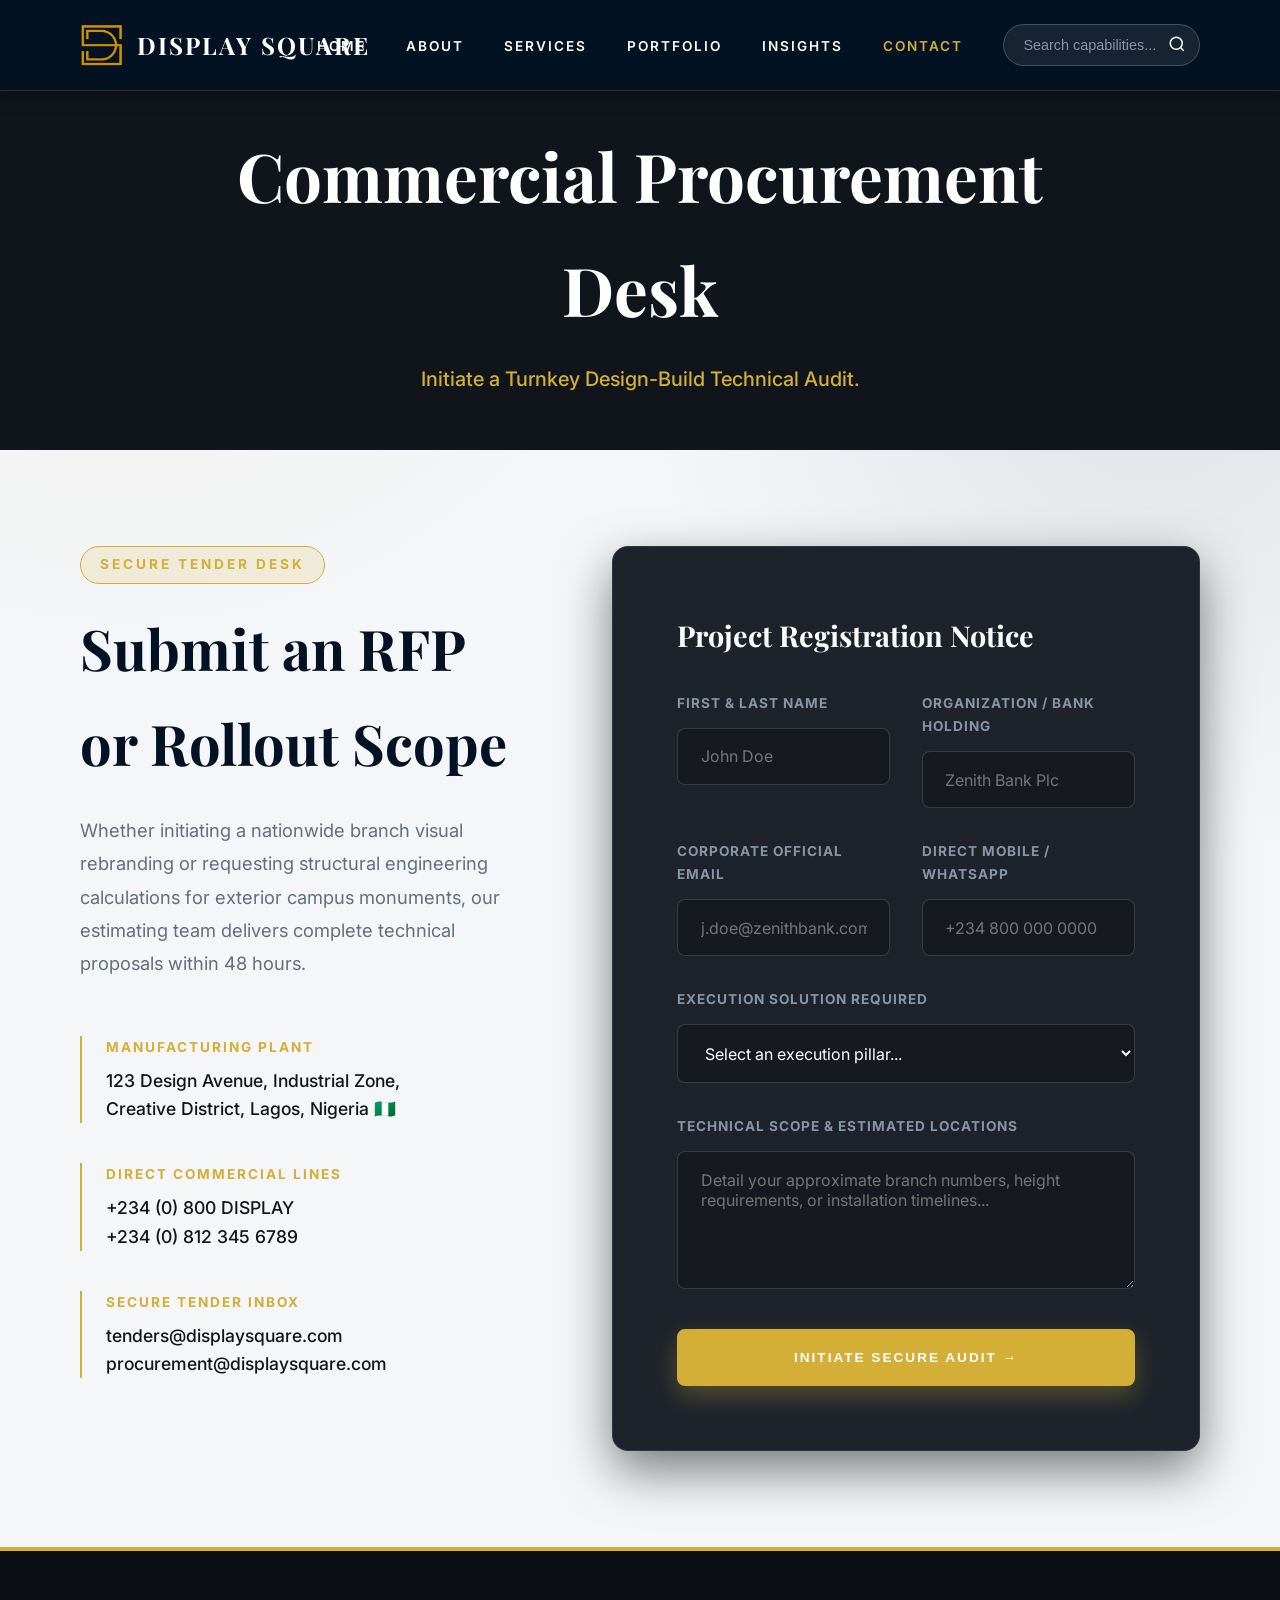
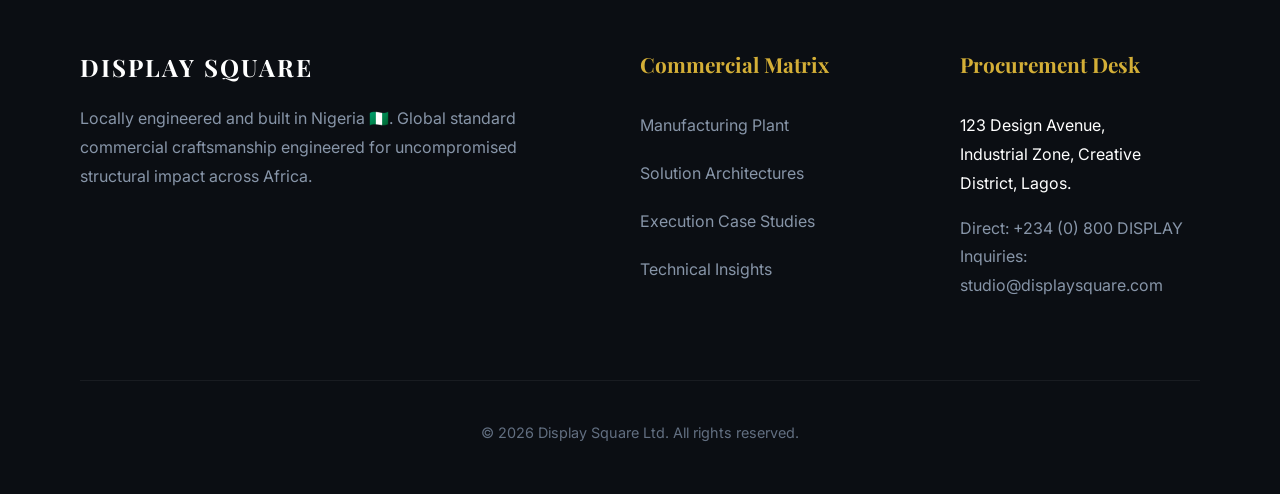
<file: contact.html>
<!DOCTYPE html>
<html lang="en">
<head>
    <meta charset="UTF-8">
    <meta name="viewport" content="width=device-width, initial-scale=1.0">
    <title>Contact Procurement Desk | Request Technical Audit | Display Square</title>
    <link rel="stylesheet" href="style.css">
</head>
<body>

    <header class="navbar">
        <a href="index.php" class="brand-container">
            <img src="Images/logo.png" alt="Display Square Logo" class="custom-logo" onerror="this.style.display='none'">
            <div class="logo">DISPLAY SQUARE</div>
        </a>
        <div class="menu-toggle" id="mobile-menu"><span class="bar"></span><span class="bar"></span><span class="bar"></span></div>
        <nav class="nav-center">
            <ul class="nav-links">
                <li class="close-menu-li"><button class="close-menu" aria-label="Close menu">&times;</button></li>
                <li class="mobile-search">
                    <form action="portfolio.php" method="GET" class="search-form">
                        <input type="text" name="query" placeholder="Search capabilities..." class="search-input">
                        <button type="submit" class="search-btn"><svg width="20" height="20" viewBox="0 0 24 24" fill="none" stroke="currentColor" stroke-width="2"><circle cx="11" cy="11" r="8"></circle><line x1="21" y1="21" x2="16.65" y2="16.65"></line></svg></button>
                    </form>
                </li>
                <li><a href="index.php">Home</a></li>
                <li><a href="about.php">About</a></li>
                <li><a href="services.php">Services</a></li>
                <li><a href="portfolio.php">Portfolio</a></li>
                <li><a href="blog.php">Insights</a></li>
                <li><a href="contact.php" class="active-link">Contact</a></li>
            </ul>
        </nav>
        <div class="nav-right">
            <form action="portfolio.php" method="GET" class="search-form">
                <input type="text" name="query" placeholder="Search capabilities..." class="search-input">
                <button type="submit" class="search-btn"><svg width="18" height="18" viewBox="0 0 24 24" fill="none" stroke="currentColor" stroke-width="2"><circle cx="11" cy="11" r="8"></circle><line x1="21" y1="21" x2="16.65" y2="16.65"></line></svg></button>
            </form>
        </div>
    </header>

    <section class="page-header" style="background-image: url('https://images.unsplash.com/photo-1497366811353-6870744d04b2?ixlib=rb-4.0.3&auto=format&fit=crop&w=1920&q=80');">
        <div class="header-content reveal">
            <h1>Commercial Procurement Desk</h1>
            <p>Initiate a Turnkey Design-Build Technical Audit.</p>
        </div>
    </section>

    <section class="contact-section reveal">
        <div class="contact-split">
            <div class="contact-info-panel">
                <span class="eyebrow" style="margin-bottom: 1rem;">SECURE TENDER DESK</span>
                <h2 style="color: var(--accent-blue);">Submit an RFP or Rollout Scope</h2>
                <p style="color: var(--text-muted);">Whether initiating a nationwide branch visual rebranding or requesting structural engineering calculations for exterior campus monuments, our estimating team delivers complete technical proposals within 48 hours.</p>
                
                <div class="contact-details" style="margin-top: 3rem;">
                    <div class="detail-item"><span class="detail-label">Manufacturing Plant</span><p style="color: var(--text-dark);">123 Design Avenue, Industrial Zone,<br>Creative District, Lagos, Nigeria 🇳🇬</p></div>
                    <div class="detail-item"><span class="detail-label">Direct Commercial Lines</span><p style="color: var(--text-dark);">+234 (0) 800 DISPLAY<br>+234 (0) 812 345 6789</p></div>
                    <div class="detail-item"><span class="detail-label">Secure Tender Inbox</span><p style="color: var(--text-dark);">tenders@displaysquare.com<br>procurement@displaysquare.com</p></div>
                </div>
            </div>
            <div class="contact-form-panel">
                <form action="#" method="POST" class="glass-form" style="background: var(--graphite);">
                    <h3 style="color: #ffffff; margin-bottom: 2rem; font-family: 'Playfair Display', serif; font-size: 1.8rem;">Project Registration Notice</h3>
                    <div class="form-row">
                        <div class="form-group"><label>First & Last Name</label><input type="text" placeholder="John Doe" required></div>
                        <div class="form-group"><label>Organization / Bank Holding</label><input type="text" placeholder="Zenith Bank Plc" required></div>
                    </div>
                    <div class="form-row">
                        <div class="form-group"><label>Corporate Official Email</label><input type="email" placeholder="j.doe@zenithbank.com" required></div>
                        <div class="form-group"><label>Direct Mobile / WhatsApp</label><input type="tel" placeholder="+234 800 000 0000" required></div>
                    </div>
                    <div class="form-group">
                        <label>Execution Solution Required</label>
                        <select required>
                            <option value="">Select an execution pillar...</option>
                            <option value="retail">Retail Displays & VM Rollout</option>
                            <option value="architectural">Architectural Signage Systems</option>
                            <option value="wayfinding">Corporate Campus Wayfinding</option>
                            <option value="interiors">Commercial Branded Interiors</option>
                            <option value="exhibitions">Exhibition Pavilions</option>
                            <option value="fabrication">Heavy Metal/Acrylic Fabrication</option>
                        </select>
                    </div>
                    <div class="form-group"><label>Technical Scope & Estimated Locations</label><textarea rows="5" placeholder="Detail your approximate branch numbers, height requirements, or installation timelines..." required></textarea></div>
                    <button type="submit" class="btn" style="width: 100%; border-radius: 8px; padding: 1.2rem;">Initiate Secure Audit &rarr;</button>
                </form>
            </div>
        </div>
    </section>

    <footer>
        <div class="footer-container reveal">
            <div class="footer-col"><div class="brand-container" style="margin-bottom: 1rem;"><div class="logo">DISPLAY SQUARE</div></div><p>Locally engineered and built in Nigeria 🇳🇬. Global standard commercial craftsmanship engineered for uncompromised structural impact across Africa.</p></div>
            <div class="footer-col"><h4>Commercial Matrix</h4><ul><li><a href="about.php">Manufacturing Plant</a></li><li><a href="services.php">Solution Architectures</a></li><li><a href="portfolio.php">Execution Case Studies</a></li><li><a href="blog.php">Technical Insights</a></li></ul></div>
            <div class="footer-col"><h4>Procurement Desk</h4><p style="color: #ffffff;">123 Design Avenue,<br>Industrial Zone, Creative District, Lagos.</p><p style="margin-top: 1rem;">Direct: +234 (0) 800 DISPLAY<br>Inquiries: studio@displaysquare.com</p></div>
        </div>
        <div class="footer-bottom"><p>&copy; 2026 Display Square Ltd. All rights reserved.</p></div>
    </footer>
    <script src="script.js"></script>
</body>
</html>
</file>
<file: style.css>
/* =========================================
   1. GLOBAL VARIABLES & RESET (v2.0)
   ========================================= */
@import url('https://fonts.googleapis.com/css2?family=Inter:wght@300;400;500;600;700;800;900&family=Playfair+Display:ital,wght@0,400;0,600;0,700;1,400&display=swap');

/* Hide mobile-only elements on desktop */
@media (min-width: 901px) {
    .menu-toggle, #mobile-menu, .mobile-search, .close-menu, .close-menu-li {
        display: none !important; visibility: hidden !important;
        opacity: 0 !important; width: 0 !important; height: 0 !important;
        pointer-events: none !important;
    }
}

/* Base close-menu button — hidden by default, shown in mobile media query */
.close-menu {
    display: none;
    background: none;
    border: none;
    cursor: pointer;
    font-family: inherit;
}
.close-menu-li {
    display: none;
    list-style: none;
}

:root {
    /* Brand Equity Colors */
    --accent-blue: #001224; /* Display Square Blue */
    --accent-gold: #d4af37; /* Display Square Gold */
    
    /* New Industrial Premium Neutrals */
    --graphite: #1e232b;    /* Heavy structural background */
    --charcoal: #2b323c;    /* Secondary container neutral */
    --steel-grey: #8795a8;  /* Technical typography neutral */
    --warm-white: #f4f6f8;  /* Crisp contrast white */
    
    --text-dark: #111418;
    --text-muted: #626f81;
    
    /* Glassmorphism & Overlays */
    --glass-bg: rgba(30, 35, 43, 0.75);
    --glass-border: rgba(255, 255, 255, 0.12);
    --glass-shadow: 0 12px 40px 0 rgba(0, 0, 0, 0.4);
    --glass-blur: blur(20px);
    
    --transition-speed: 0.8s;
}

* { margin: 0; padding: 0; box-sizing: border-box; }

body {
    font-family: 'Inter', sans-serif;
    color: var(--text-dark);
    line-height: 1.7;
    overflow-x: hidden;
    background-color: var(--warm-white); 
    background-image: 
        radial-gradient(circle at 10% 10%, rgba(212, 175, 55, 0.08) 0%, transparent 40%),
        radial-gradient(circle at 90% 40%, rgba(0, 18, 36, 0.08) 0%, transparent 40%);
    background-attachment: fixed;
}

/* =========================================
   2. INDUSTRIAL PREMIUM NAVBAR
   ========================================= */
.navbar {
    position: fixed; top: 0; width: 100%; padding: 1.5rem 5rem;
    display: flex; justify-content: space-between; align-items: center;
    background: rgba(0, 18, 36, 0.85); backdrop-filter: var(--glass-blur); -webkit-backdrop-filter: var(--glass-blur);
    z-index: 1100; border-bottom: 1px solid rgba(212, 175, 55, 0.2);
    transition: all 0.4s ease; box-shadow: 0 4px 20px rgba(0,0,0,0.3);
}

.brand-container { display: flex; align-items: center; gap: 14px; text-decoration: none; z-index: 2; }
.custom-logo { height: 42px; width: auto; display: block; }
.logo { font-family: 'Playfair Display', serif; font-size: 1.5rem; font-weight: 700; letter-spacing: 2px; color: #ffffff; text-transform: uppercase; }

.nav-center { position: absolute; left: 50%; transform: translateX(-50%); }
.nav-links { list-style: none; display: flex; gap: 2.5rem; align-items: center; }
.nav-links a {
    color: #ffffff; text-decoration: none; font-size: 0.85rem;
    text-transform: uppercase; letter-spacing: 2px; font-weight: 600;
    transition: color 0.3s ease;
}
.nav-links a:hover, .nav-links a.active-link { color: var(--accent-gold); }

.nav-right { z-index: 2; }
.search-form {
    display: flex; align-items: center;
    background: rgba(255, 255, 255, 0.08); border: 1px solid rgba(255, 255, 255, 0.2);
    border-radius: 30px; padding: 0.3rem 0.5rem 0.3rem 1.2rem;
    transition: all 0.4s ease;
}
.search-form:focus-within { background: rgba(255, 255, 255, 0.15); border-color: var(--accent-gold); }
.search-input { background: transparent; border: none; color: #ffffff; font-size: 0.9rem; outline: none; width: 140px; transition: width 0.4s ease; }
.search-input::placeholder { color: var(--steel-grey); }
.search-input:focus { width: 210px; }
.search-btn { background: transparent; border: none; color: #ffffff; cursor: pointer; padding: 0.3rem; transition: color 0.3s; }
.search-btn:hover { color: var(--accent-gold); }

/* =========================================
   3. HERO CAROUSEL (Execution Pillars)
   ========================================= */
.hero-carousel { position: relative; height: 100vh; width: 100%; overflow: hidden; top: 0; background: var(--graphite); }
.carousel-container { height: 100%; width: 100%; }
.slide {
    position: absolute; inset: 0; background-size: cover; background-position: center;
    opacity: 0; transition: opacity var(--transition-speed) ease-in-out, transform 5s ease;
    display: flex; align-items: center; justify-content: center; transform: scale(1.05);
}
.slide::before { content: ''; position: absolute; inset: 0; background: linear-gradient(to right, rgba(15, 19, 25, 0.9) 0%, rgba(30, 35, 43, 0.6) 100%); }
.slide.active { opacity: 1; z-index: 1; transform: scale(1); }

.slide-content { position: relative; z-index: 2; text-align: center; max-width: 950px; padding: 0 2rem; transform: translateY(30px); opacity: 0; transition: all 1s ease 0.3s; }
.slide.active .slide-content { transform: translateY(0); opacity: 1; }

.eyebrow { display: inline-block; background: rgba(212, 175, 55, 0.15); border: 1px solid var(--accent-gold); padding: 0.4rem 1.2rem; border-radius: 30px; font-size: 0.85rem; letter-spacing: 3px; color: var(--accent-gold); text-transform: uppercase; margin-bottom: 1.5rem; font-weight: 700; }
.slide-content h1 { font-family: 'Playfair Display', serif; font-size: 4.8rem; margin-bottom: 1.5rem; line-height: 1.1; color: #ffffff; font-weight: 700; }
.slide-content p { font-size: 1.25rem; color: var(--steel-grey); margin-bottom: 2.5rem; font-weight: 400; max-width: 800px; margin-inline: auto; }

.btn-group { display: flex; gap: 1.5rem; justify-content: center; align-items: center; }
.btn { display: inline-block; padding: 1.1rem 3.2rem; border: 2px solid var(--accent-gold); color: #ffffff; background-color: var(--accent-gold); text-decoration: none; text-transform: uppercase; letter-spacing: 2px; font-size: 0.85rem; font-weight: 700; transition: all 0.4s ease; border-radius: 30px; box-shadow: 0 10px 25px rgba(212, 175, 55, 0.3); }
.btn:hover { background: transparent; color: var(--accent-gold); }
.btn-secondary { background: rgba(255,255,255,0.1); border-color: rgba(255,255,255,0.3); box-shadow: none; }
.btn-secondary:hover { background: #ffffff; color: var(--accent-blue); border-color: #ffffff; }

.prev-btn, .next-btn { position: absolute; top: 50%; transform: translateY(-50%); background: var(--glass-bg); border: 1px solid var(--glass-border); color: #ffffff; font-size: 1.5rem; cursor: pointer; z-index: 10; padding: 1.2rem; transition: all 0.3s; border-radius: 50%; }
.prev-btn:hover, .next-btn:hover { background: var(--accent-gold); border-color: var(--accent-gold); }
.prev-btn { left: 3rem; } .next-btn { right: 3rem; }

.carousel-dots { position: absolute; bottom: 3rem; left: 50%; transform: translateX(-50%); display: flex; gap: 1rem; z-index: 10; }
.dot { width: 12px; height: 12px; background: rgba(255,255,255,0.3); border-radius: 50%; cursor: pointer; transition: all 0.3s; }
.dot.active { background: var(--accent-gold); width: 35px; border-radius: 6px; }

/* =========================================
   4. GLOBAL COMMERCIAL SECTIONS
   ========================================= */
section { padding: 8rem 5rem; }
.dark-section { background-color: var(--graphite); color: #ffffff; }
.navy-section { background-color: var(--accent-blue); color: #ffffff; }
.charcoal-section { background-color: var(--charcoal); color: #ffffff; }

.section-heading { text-align: center; margin-bottom: 4.5rem; max-width: 850px; margin-inline: auto; }
.section-heading.left-align { text-align: left; margin-inline: 0; margin-bottom: 3.5rem; }
.section-heading h2 { font-family: 'Playfair Display', serif; font-size: 3.2rem; color: inherit; margin-bottom: 1.2rem; font-weight: 700; }
.section-heading p { font-size: 1.15rem; color: var(--text-muted); font-weight: 400; line-height: 1.8; }
.dark-section .section-heading p, .navy-section .section-heading p, .charcoal-section .section-heading p { color: var(--steel-grey); }

/* Capability Quick Answers Grid (Homepage) */
.capability-answers-grid { display: grid; grid-template-columns: repeat(auto-fit, minmax(320px, 1fr)); gap: 2.5rem; max-width: 1400px; margin: 0 auto; }
.answer-card { background: #ffffff; border: 1px solid #e2e7ec; padding: 3rem; border-radius: 12px; box-shadow: 0 10px 30px rgba(0,0,0,0.03); transition: transform 0.4s, border-color 0.4s; }
.dark-section .answer-card { background: var(--charcoal); border-color: rgba(255,255,255,0.08); }
.answer-card:hover { transform: translateY(-8px); border-color: var(--accent-gold); }
.answer-card svg { color: var(--accent-gold); margin-bottom: 1.5rem; }
.answer-card h3 { font-size: 1.4rem; font-weight: 700; color: var(--accent-blue); margin-bottom: 1rem; }
.dark-section .answer-card h3 { color: #ffffff; }
.answer-card p { color: var(--text-muted); font-size: 1rem; line-height: 1.7; }
.dark-section .answer-card p { color: var(--steel-grey); }

/* Restored Early Client Logos Section */
.client-logos-banner { padding: 4rem 5rem; background: var(--charcoal); border-bottom: 1px solid rgba(255,255,255,0.05); }
.client-logos-track { display: flex; flex-wrap: wrap; justify-content: center; align-items: center; gap: 4.5rem; max-width: 1400px; margin: 0 auto; }
.client-logo-item { font-family: 'Inter', sans-serif; font-size: 1.15rem; font-weight: 800; letter-spacing: 3px; color: var(--steel-grey); text-transform: uppercase; transition: all 0.3s; cursor: default; display: flex; align-items: center; gap: 10px; }
.client-logo-item:hover { color: #ffffff; transform: scale(1.05); }
.client-logo-item::before { content: '•'; color: var(--accent-gold); }

/* =========================================
   5. EXPANDED 6-PILLAR SERVICES GRID
   ========================================= */
.services-matrix-grid { display: grid; grid-template-columns: repeat(auto-fit, minmax(400px, 1fr)); gap: 3rem; max-width: 1400px; margin: 0 auto; }
.service-pillar-card { background: var(--charcoal); border: 1px solid rgba(255,255,255,0.08); border-radius: 16px; overflow: hidden; display: flex; flex-direction: column; transition: all 0.4s ease; }
.service-pillar-card:hover { transform: translateY(-10px); border-color: var(--accent-gold); box-shadow: 0 20px 40px rgba(0,0,0,0.4); }
.pillar-img { height: 260px; width: 100%; overflow: hidden; position: relative; }
.pillar-img img { width: 100%; height: 100%; object-fit: cover; transition: transform 0.8s; }
.service-pillar-card:hover .pillar-img img { transform: scale(1.08); }
.pillar-img::after { content: ''; position: absolute; inset: 0; background: linear-gradient(to top, var(--charcoal) 0%, transparent 60%); }
.pillar-content { padding: 3rem; flex: 1; display: flex; flex-direction: column; }
.pillar-num { color: var(--accent-gold); font-weight: 800; font-size: 1.1rem; letter-spacing: 2px; margin-bottom: 0.5rem; display: block; }
.pillar-content h3 { font-family: 'Playfair Display', serif; font-size: 2.2rem; color: #ffffff; margin-bottom: 1.5rem; line-height: 1.2; font-weight: 700; }
.pillar-list { list-style: none; margin-bottom: 2.5rem; flex: 1; display: flex; flex-direction: column; gap: 0.8rem; }
.pillar-list li { color: var(--steel-grey); font-size: 1.05rem; display: flex; align-items: center; gap: 10px; }
.pillar-list li svg { flex-shrink: 0; color: var(--accent-gold); }
.pillar-cta { margin-top: auto; padding-top: 1.5rem; border-top: 1px solid rgba(255,255,255,0.08); display: flex; align-items: center; justify-content: space-between; color: var(--accent-gold); font-weight: 700; text-transform: uppercase; letter-spacing: 1px; font-size: 0.85rem; text-decoration: none; }
.pillar-cta:hover .arrow { transform: translateX(6px); }

/* =========================================
   6. SOLUTION-BASED SERVICES PAGE MATRIX
   ========================================= */
.solution-editorial-block { display: flex; flex-direction: column; gap: 8rem; max-width: 1400px; margin: 0 auto; }
.solution-row { display: grid; grid-template-columns: 1fr 1.3fr; gap: 5rem; align-items: center; }
.solution-row.reverse { grid-template-columns: 1.3fr 1fr; }
.solution-img-box { border-radius: 16px; overflow: hidden; box-shadow: 0 20px 50px rgba(0,0,0,0.5); border: 1px solid rgba(255,255,255,0.1); height: 550px; }
.solution-row.reverse .solution-img-box { grid-column: 1; }
.solution-row.reverse .solution-specs { grid-column: 2; }
.solution-img-box img { width: 100%; height: 100%; object-fit: cover; }
.solution-specs h3 { font-family: 'Playfair Display', serif; font-size: 2.8rem; color: #ffffff; margin-bottom: 1.5rem; font-weight: 700; }
.solution-specs p.lead-desc { font-size: 1.15rem; color: var(--steel-grey); margin-bottom: 2.5rem; line-height: 1.8; }
.spec-grid { display: grid; grid-template-columns: 1fr 1fr; gap: 1.8rem; margin-bottom: 2.5rem; background: rgba(0,0,0,0.2); padding: 2rem; border-radius: 12px; border: 1px solid rgba(255,255,255,0.05); }
.spec-item h5 { color: var(--accent-gold); font-size: 0.85rem; text-transform: uppercase; letter-spacing: 1px; margin-bottom: 0.4rem; }
.spec-item p { color: #ffffff; font-size: 0.95rem; margin: 0; }
.solution-specs .btn { padding: 0.8rem 2.2rem; font-size: 0.8rem; }

/* =========================================
   7. CASE-STUDY PORTFOLIO ENGINE
   ========================================= */
.portfolio-filter-bar { display: flex; justify-content: center; flex-wrap: wrap; gap: 1rem; margin-bottom: 4rem; }
.filter-pill { background: #ffffff; border: 1px solid #d1d7dc; color: var(--accent-blue); padding: 0.6rem 1.8rem; border-radius: 30px; font-size: 0.9rem; font-weight: 600; cursor: pointer; transition: all 0.3s; text-transform: uppercase; letter-spacing: 1px; }
.filter-pill.active, .filter-pill:hover { background: var(--accent-blue); color: #ffffff; border-color: var(--accent-blue); box-shadow: 0 4px 15px rgba(0,18,36,0.2); }

.portfolio-gallery-grid { display: grid; grid-template-columns: repeat(auto-fill, minmax(420px, 1fr)); gap: 2.5rem; max-width: 1400px; margin: 0 auto; }
.case-study-card { background: #ffffff; border: 1px solid #e1e6eb; border-radius: 16px; overflow: hidden; box-shadow: 0 10px 30px rgba(0,0,0,0.04); transition: all 0.4s; display: flex; flex-direction: column; }
.case-study-card:hover { transform: translateY(-8px); box-shadow: 0 20px 40px rgba(0,0,0,0.12); border-color: var(--accent-blue); }
.card-thumb { height: 300px; overflow: hidden; position: relative; }
.card-thumb img { width: 100%; height: 100%; object-fit: cover; transition: transform 0.8s; }
.case-study-card:hover .card-thumb img { transform: scale(1.06); }
.card-thumb .sector-badge { position: absolute; top: 1.5rem; left: 1.5rem; background: rgba(0, 18, 36, 0.85); backdrop-filter: blur(8px); color: var(--accent-gold); font-size: 0.75rem; font-weight: 700; text-transform: uppercase; letter-spacing: 2px; padding: 0.4rem 1rem; border-radius: 20px; z-index: 2; }
.card-brief { padding: 2.5rem; flex: 1; display: flex; flex-direction: column; }
.card-brief h3 { font-family: 'Playfair Display', serif; font-size: 1.8rem; color: var(--accent-blue); margin-bottom: 0.8rem; font-weight: 700; }
.client-org { font-size: 0.9rem; color: var(--text-muted); font-weight: 600; margin-bottom: 1.5rem; display: block; }
.brief-snippet { color: var(--text-muted); font-size: 0.95rem; line-height: 1.6; margin-bottom: 2rem; }
.scope-tags { display: flex; flex-wrap: wrap; gap: 0.6rem; margin-bottom: 2.5rem; }
.scope-tags span { background: var(--warm-white); color: var(--text-muted); font-size: 0.8rem; font-weight: 600; padding: 0.3rem 0.8rem; border-radius: 6px; }
.view-case-btn { margin-top: auto; width: 100%; background: var(--accent-blue); color: #ffffff; border: none; padding: 1rem; border-radius: 8px; font-weight: 700; text-transform: uppercase; letter-spacing: 1px; font-size: 0.85rem; cursor: pointer; transition: background 0.3s; display: flex; align-items: center; justify-content: center; gap: 10px; }
.view-case-btn:hover { background: var(--accent-gold); color: var(--accent-blue); }

/* Expandable Case Study Modal Popup */
.case-modal-overlay { position: fixed; inset: 0; background: rgba(15, 19, 25, 0.85); backdrop-filter: blur(15px); z-index: 10000; display: flex; align-items: center; justify-content: center; padding: 2rem; opacity: 0; pointer-events: none; transition: opacity 0.4s ease; }
.case-modal-overlay.active { opacity: 1; pointer-events: auto; }
.case-modal-box { background: var(--graphite); border: 1px solid var(--accent-gold); width: 100%; max-width: 1000px; max-height: 90vh; border-radius: 20px; overflow-y: auto; color: #ffffff; box-shadow: 0 25px 60px rgba(0,0,0,0.6); position: relative; transform: translateY(30px); transition: transform 0.4s ease; }
.case-modal-overlay.active .case-modal-box { transform: translateY(0); }
.modal-close { position: absolute; top: 1.5rem; right: 1.5rem; width: 45px; height: 45px; background: rgba(255,255,255,0.1); border-radius: 50%; display: flex; align-items: center; justify-content: center; font-size: 1.8rem; color: #ffffff; cursor: pointer; border: none; transition: background 0.3s; z-index: 10; }
.modal-close:hover { background: var(--accent-gold); color: var(--accent-blue); }
.modal-header { padding: 4rem 4rem 2rem 4rem; border-bottom: 1px solid rgba(255,255,255,0.08); background: var(--charcoal); }
.modal-header span.client-tag { color: var(--accent-gold); font-weight: 700; letter-spacing: 2px; text-transform: uppercase; font-size: 0.9rem; display: block; margin-bottom: 0.5rem; }
.modal-header h2 { font-family: 'Playfair Display', serif; font-size: 3.2rem; margin-bottom: 1rem; font-weight: 700; }
.modal-body { padding: 4rem; display: flex; flex-direction: column; gap: 3.5rem; }
.modal-grid-2 { display: grid; grid-template-columns: 1fr 1fr; gap: 3rem; }
.modal-section h4 { color: var(--accent-gold); font-size: 1.1rem; text-transform: uppercase; letter-spacing: 1px; margin-bottom: 1rem; border-bottom: 1px solid rgba(212,175,55,0.3); padding-bottom: 0.5rem; }
.modal-section p, .modal-section ul li { color: var(--steel-grey); font-size: 1.05rem; line-height: 1.8; }
.modal-section ul { list-style-position: inside; }

/* =========================================
   8. OPERATIONAL CREDIBILITY & COUNTERS
   ========================================= */
.infrastructure-grid { display: grid; grid-template-columns: repeat(auto-fit, minmax(260px, 1fr)); gap: 3rem; max-width: 1400px; margin: 0 auto; }
.stat-card { border-left: 3px solid var(--accent-gold); padding: 1.5rem 0 1.5rem 2.5rem; background: rgba(255,255,255,0.02); }
.stat-num { font-family: 'Playfair Display', serif; font-size: 4.2rem; font-weight: 700; color: #ffffff; line-height: 1; margin-bottom: 0.5rem; display: block; }
.stat-label { font-size: 1.1rem; font-weight: 600; color: var(--accent-gold); text-transform: uppercase; letter-spacing: 1px; margin-bottom: 0.3rem; }
.stat-desc { color: var(--steel-grey); font-size: 0.95rem; }

/* Why Display Square Pillars */
.why-pillars-grid { display: grid; grid-template-columns: repeat(auto-fit, minmax(350px, 1fr)); gap: 3rem; max-width: 1400px; margin: 0 auto; }
.why-card { background: var(--charcoal); padding: 3.5rem; border-radius: 16px; border: 1px solid rgba(255,255,255,0.06); transition: transform 0.4s; }
.why-card:hover { transform: translateY(-8px); border-color: var(--accent-gold); }
.why-card h4 { font-size: 1.5rem; color: #ffffff; margin-bottom: 1rem; font-weight: 700; }
.why-card p { color: var(--steel-grey); line-height: 1.7; }

/* Industries We Serve Grid */
.industries-grid { display: grid; grid-template-columns: repeat(auto-fit, minmax(220px, 1fr)); gap: 1.5rem; max-width: 1400px; margin: 0 auto; }
.industry-box { background: rgba(255,255,255,0.03); border: 1px solid rgba(255,255,255,0.1); padding: 2.5rem 2rem; border-radius: 12px; text-align: center; transition: all 0.3s; }
.industry-box:hover { background: var(--accent-gold); color: var(--graphite); transform: scale(1.05); border-color: var(--accent-gold); }
.industry-box h5 { font-size: 1.1rem; font-weight: 700; letter-spacing: 1px; }

/* Restored Testimonials */
.testimonial-grid { display: grid; grid-template-columns: repeat(auto-fit, minmax(350px, 1fr)); gap: 3rem; max-width: 1400px; margin: 0 auto; }
.testimonial-card { background: #ffffff; padding: 3.5rem; border: 1px solid #e2e7ec; border-radius: 16px; box-shadow: 0 10px 30px rgba(0,0,0,0.04); }
.quote { font-family: 'Playfair Display', serif; font-size: 1.25rem; font-style: italic; color: var(--accent-blue); margin-bottom: 2.5rem; line-height: 1.8; }
.client-info h5 { color: var(--accent-gold); font-size: 1.05rem; text-transform: uppercase; letter-spacing: 1px; margin-bottom: 0.2rem; }
.client-info span { color: var(--text-muted); font-size: 0.9rem; font-weight: 600; }

/* Page Headers for Inner Pages */
.page-header { height: 50vh; width: 100%; background-size: cover; background-position: center; position: relative; display: flex; align-items: center; justify-content: center; text-align: center; background-color: var(--graphite); }
.page-header::before { content: ''; position: absolute; inset: 0; background: rgba(15, 19, 25, 0.85); backdrop-filter: blur(4px); }
.header-content { position: relative; z-index: 2; padding: 0 2rem; margin-top: 4rem; max-width: 900px; }
.header-content h1 { font-family: 'Playfair Display', serif; font-size: 4.2rem; color: #ffffff; margin-bottom: 1rem; font-weight: 700; }
.header-content p { font-size: 1.25rem; color: var(--accent-gold); font-weight: 500; }

/* =========================================
   9. BLOG & CONTACT PAGES
   ========================================= */
.featured-blog-split { display: flex; gap: 4rem; align-items: center; max-width: 1400px; margin: 0 auto; }
.featured-img { flex: 1.2; border-radius: 12px; overflow: hidden; height: 480px; }
.featured-img img { width: 100%; height: 100%; object-fit: cover; transition: transform 0.8s; }
.featured-img video { width: 100%; height: 100%; object-fit: cover; display: block; background: #0b0e13; }
.featured-img:hover img { transform: scale(1.05); }
.featured-content { flex: 1; }
.blog-meta { display: block; color: var(--accent-gold); font-size: 0.85rem; text-transform: uppercase; letter-spacing: 2px; font-weight: 700; margin-bottom: 1rem; }
.featured-content h3 { font-family: 'Playfair Display', serif; font-size: 2.8rem; color: #ffffff; margin-bottom: 1.5rem; line-height: 1.2; font-weight: 700; }
.featured-content p { font-size: 1.1rem; color: var(--steel-grey); line-height: 1.8; }

.blog-grid { display: grid; grid-template-columns: repeat(auto-fit, minmax(360px, 1fr)); gap: 3rem; max-width: 1400px; margin: 0 auto; }
.blog-card { background: #ffffff; border: 1px solid #e2e7ec; border-radius: 16px; overflow: hidden; box-shadow: 0 10px 30px rgba(0,0,0,0.03); transition: transform 0.4s; }
.blog-card:hover { transform: translateY(-8px); border-color: var(--accent-gold); }
.blog-img-wrapper { height: 260px; overflow: hidden; }
.blog-img-wrapper img { width: 100%; height: 100%; object-fit: cover; transition: transform 0.8s; }
.blog-img-wrapper video { width: 100%; height: 100%; object-fit: cover; display: block; background: #0b0e13; }
.blog-card:hover .blog-img-wrapper img { transform: scale(1.06); }
.blog-text { padding: 2.5rem; }
.blog-text h4 { font-family: 'Playfair Display', serif; font-size: 1.6rem; color: var(--accent-blue); margin-bottom: 1rem; font-weight: 700; }
.blog-text p { color: var(--text-muted); font-size: 1rem; line-height: 1.6; margin-bottom: 1.8rem; }
.blog-text .btn { padding: 0.7rem 2rem; font-size: 0.75rem; }

.blog-detail-section { padding-top: 5rem; }
.blog-detail { max-width: 920px; margin: 0 auto; background: #ffffff; border: 1px solid #e2e7ec; border-radius: 12px; padding: 3rem; box-shadow: 0 10px 30px rgba(0,0,0,0.04); }
.blog-detail-media { width: 100%; aspect-ratio: 16 / 9; overflow: hidden; border-radius: 10px; margin-bottom: 2rem; background: #0b0e13; }
.blog-detail-media img, .blog-detail-media video { width: 100%; height: 100%; object-fit: cover; display: block; }
.blog-body { color: var(--text-dark); font-size: 1.08rem; line-height: 1.9; margin-top: 2rem; }

.contact-section { padding-top: 6rem; padding-bottom: 6rem; }
.contact-split { display: flex; gap: 5rem; max-width: 1400px; margin: 0 auto; align-items: flex-start; }
.contact-info-panel { flex: 1; }
.contact-info-panel h2 { font-family: 'Playfair Display', serif; font-size: 3.5rem; color: #ffffff; margin-bottom: 1.5rem; font-weight: 700; }
.contact-info-panel p { font-size: 1.15rem; color: var(--steel-grey); margin-bottom: 3.5rem; line-height: 1.8; }
.contact-details { display: flex; flex-direction: column; gap: 2.5rem; }
.detail-item { border-left: 2px solid var(--accent-gold); padding-left: 1.5rem; }
.detail-label { display: block; color: var(--accent-gold); font-size: 0.85rem; text-transform: uppercase; letter-spacing: 2px; font-weight: 700; margin-bottom: 0.5rem; }
.detail-item p { color: #ffffff; font-size: 1.1rem; margin: 0; line-height: 1.6; font-weight: 500; }

.contact-form-panel { flex: 1.3; }
.glass-form { background: var(--charcoal); border: 1px solid rgba(255,255,255,0.08); padding: 4rem; border-radius: 16px; box-shadow: 0 20px 50px rgba(0,0,0,0.5); }
.form-row { display: flex; gap: 2rem; }
.form-group { margin-bottom: 2rem; flex: 1; }
.form-group label { display: block; color: var(--steel-grey); font-size: 0.85rem; margin-bottom: 0.8rem; text-transform: uppercase; letter-spacing: 1px; font-weight: 700; }
.form-group input, .form-group select, .form-group textarea { width: 100%; background: rgba(0,0,0,0.25); border: 1px solid rgba(255, 255, 255, 0.15); color: #ffffff; padding: 1.1rem 1.4rem; border-radius: 8px; font-family: 'Inter', sans-serif; font-size: 1rem; outline: none; transition: all 0.3s; }
.form-group input:focus, .form-group select:focus, .form-group textarea:focus { border-color: var(--accent-gold); background: rgba(0,0,0,0.4); }
.form-group select option { background: var(--graphite); color: #ffffff; }

/* =========================================
   10. COMMERCIAL FOOTER
   ========================================= */
footer { background-color: #0b0e13; padding: 6rem 5rem 3rem 5rem; color: #ffffff; border-top: 4px solid var(--accent-gold); }
.footer-container { display: grid; grid-template-columns: 2fr 1fr 1fr; gap: 5rem; margin-bottom: 5rem; max-width: 1400px; margin-inline: auto; }
.footer-col h4 { font-family: 'Playfair Display', serif; color: var(--accent-gold); font-size: 1.3rem; margin-bottom: 1.8rem; font-weight: 700; }
.footer-col p, .footer-col ul li a { color: var(--steel-grey); font-size: 1rem; text-decoration: none; transition: color 0.3s; line-height: 1.8; }
.footer-col ul { list-style: none; display: flex; flex-direction: column; gap: 1.2rem; }
.footer-col ul li a:hover { color: #ffffff; }
.footer-bottom { text-align: center; padding-top: 2.5rem; border-top: 1px solid rgba(255,255,255,0.06); color: var(--text-muted); font-size: 0.9rem; }

.reveal { opacity: 0; transform: translateY(40px); transition: opacity 1s ease, transform 1s ease; }
.reveal.active { opacity: 1; transform: translateY(0); }

/* =========================================
   11. FLAWLESS MOBILE RESPONSIVENESS
   ========================================= */
@media (max-width: 1024px) {
    section, .client-logos-banner, footer { padding: 5rem 3rem; }
    .solution-row, .solution-row.reverse { grid-template-columns: 1fr; gap: 3rem; }
    .solution-row.reverse .solution-specs { grid-column: 1; }
    .solution-img-box { height: 400px; }
}

@media (max-width: 900px) {
    /* --- Navbar Layout --- */
    .nav-center { position: static !important; left: auto !important; transform: none !important; }
    .nav-right { display: none !important; }
    .navbar { padding: 1.2rem 1.5rem !important; }

    /* --- Hamburger Toggle --- */
    .menu-toggle {
        display: flex !important;
        flex-direction: column !important;
        justify-content: space-between;
        width: 32px; height: 24px;
        background: none; border: none; cursor: pointer; padding: 0;
        visibility: visible !important; opacity: 1 !important;
        pointer-events: auto !important; z-index: 1100 !important;
        /* Stays visible even when menu is open */
    }
    .menu-toggle .bar {
        display: block; width: 100%; height: 3px;
        border-radius: 2px; background-color: var(--accent-gold) !important;
        transition: transform 0.35s ease, opacity 0.35s ease;
    }
    /* Animate hamburger → X when menu open */
    body.menu-open .menu-toggle .bar:nth-child(1) { transform: translateY(10.5px) rotate(45deg); }
    body.menu-open .menu-toggle .bar:nth-child(2) { opacity: 0; transform: scaleX(0); }
    body.menu-open .menu-toggle .bar:nth-child(3) { transform: translateY(-10.5px) rotate(-45deg); }

    /* --- Slide-in Nav Panel --- */
    .nav-links {
        position: fixed;
        top: 0; right: -100%;
        width: min(80vw, 340px); height: 100vh;
        background: var(--graphite) !important;
        border-left: 1px solid rgba(212, 175, 55, 0.25);
        box-shadow: -12px 0 50px rgba(0, 0, 0, 0.7);
        display: flex !important;
        flex-direction: column;
        justify-content: flex-start;
        align-items: flex-start;
        gap: 0;
        padding: 5.5rem 2rem 3rem 2rem;
        transition: right 0.4s cubic-bezier(0.25, 0.46, 0.45, 0.94);
        z-index: 1050;
        margin: 0; list-style: none;
        overflow-y: auto;
    }
    .nav-links.active { right: 0; }

    /* Nav links inside the panel */
    .nav-links > li { width: 100%; }
    .nav-links a {
        display: block;
        font-size: 1.2rem !important;
        font-weight: 700 !important;
        color: #ffffff !important;
        letter-spacing: 1.5px;
        padding: 1rem 0;
        border-bottom: 1px solid rgba(255, 255, 255, 0.07);
        transition: color 0.3s, padding-left 0.3s;
    }
    .nav-links a:hover, .nav-links a.active-link { color: var(--accent-gold) !important; padding-left: 0.5rem; }

    /* --- Close Button (inside panel, top-right corner of panel) --- */
    .close-menu {
        display: flex !important;
        position: absolute !important;
        top: 1.2rem; right: 1.2rem;
        width: 40px; height: 40px;
        align-items: center; justify-content: center;
        font-size: 2rem; cursor: pointer;
        color: var(--accent-gold) !important;
        font-weight: 300; line-height: 1;
        z-index: 1060;
        background: rgba(212, 175, 55, 0.1);
        border-radius: 50%;
        border: 1px solid rgba(212, 175, 55, 0.3);
        transition: background 0.3s;
        /* Always shown when panel is rendered; panel is off-screen until .active */
        opacity: 1 !important; pointer-events: auto !important;
        visibility: visible !important;
    }
    .close-menu:hover { background: var(--accent-gold); color: var(--accent-blue) !important; }

    /* --- Backdrop Overlay --- */
    body.menu-open { overflow: hidden; }
    body.menu-open::before {
        content: '';
        position: fixed; inset: 0;
        background: rgba(0, 0, 0, 0.65);
        z-index: 1040;
    }

    /* --- Mobile Search inside panel --- */
    .mobile-search {
        display: block !important;
        width: 100%;
        visibility: visible !important; opacity: 1 !important;
        margin-bottom: 1.5rem;
        order: -1; /* appear above the nav links */
    }
    .mobile-search .search-form {
        background: rgba(0, 0, 0, 0.3);
        border-color: rgba(212, 175, 55, 0.4);
        padding: 0.75rem 1rem 0.75rem 1.2rem;
        border-radius: 10px;
        width: 100%;
    }
    .mobile-search .search-input { color: #ffffff; width: 100%; font-size: 1rem; }
    .mobile-search .search-input::placeholder { color: var(--steel-grey); }

    /* --- General Layout --- */
    section, .client-logos-banner, footer { padding: 4rem 1.2rem; }
    footer { padding: 4rem 1.2rem 2rem; }

    /* --- Hero Carousel --- */
    .slide-content h1 { font-size: 2.4rem; }
    .slide-content p { font-size: 1rem; }
    .btn-group { flex-direction: column; gap: 1rem; width: 100%; max-width: 360px; margin: 0 auto; }
    .btn-group .btn { width: 100%; text-align: center; padding: 1rem 2rem; }
    .prev-btn, .next-btn { padding: 0.8rem; font-size: 1.1rem; }
    .prev-btn { left: 1rem; }
    .next-btn { right: 1rem; }

    /* --- Portfolio --- */
    .portfolio-gallery-grid { grid-template-columns: 1fr; }
    .portfolio-filter-bar { gap: 0.6rem; }
    .filter-pill { font-size: 0.8rem; padding: 0.5rem 1.2rem; }

    /* --- Case Study Modal --- */
    .case-modal-overlay { padding: 0; align-items: flex-end; }
    .case-modal-box {
        border-radius: 20px 20px 0 0;
        max-height: 92vh;
        width: 100%;
        max-width: 100%;
    }
    .modal-header { padding: 2.5rem 1.5rem 1.5rem; }
    .modal-header h2 { font-size: 1.8rem; }
    .modal-body { padding: 1.5rem; gap: 2rem; }
    .modal-grid-2 { grid-template-columns: 1fr; gap: 1.5rem; }

    /* --- Contact / Blog / Footer --- */
    .contact-split { flex-direction: column; gap: 3rem; }
    .featured-blog-split { flex-direction: column; gap: 2rem; }
    .featured-img { height: 280px; }
    .featured-content h3 { font-size: 2rem; }
    .footer-container { grid-template-columns: 1fr; gap: 2.5rem; }
    .glass-form { padding: 2rem 1.2rem; }
    .form-row { flex-direction: column; gap: 0; }

    /* --- About / Services --- */
    .infrastructure-grid { grid-template-columns: 1fr 1fr; gap: 1.5rem; }
    .why-pillars-grid { grid-template-columns: 1fr; }
    .services-matrix-grid { grid-template-columns: 1fr !important; }
    .solution-row, .solution-row.reverse { grid-template-columns: 1fr; gap: 2rem; }
    .solution-row.reverse .solution-specs { grid-column: 1; grid-row: 2; }
    .solution-row.reverse .solution-img-box { grid-column: 1; grid-row: 1; }
    .solution-img-box { height: 280px; }
    .spec-grid { grid-template-columns: 1fr; gap: 1.2rem; }
    .stat-num { font-size: 3rem; }

    /* --- Blog grid --- */
    .blog-grid { grid-template-columns: 1fr; gap: 2rem; }
    .blog-img-wrapper { height: 200px; }

    /* --- Page header text --- */
    .header-content h1 { font-size: 2.8rem; }
}

@media (max-width: 480px) {
    .slide-content h1 { font-size: 1.9rem; }
    .header-content h1 { font-size: 2rem; }
    .section-heading h2 { font-size: 2.2rem; }
    .infrastructure-grid { grid-template-columns: 1fr; }
    .stat-num { font-size: 2.6rem; }
    .client-logos-track { gap: 2rem; }
    .client-logo-item { font-size: 0.9rem; }
    .capability-answers-grid { grid-template-columns: 1fr; }
}
</file>
